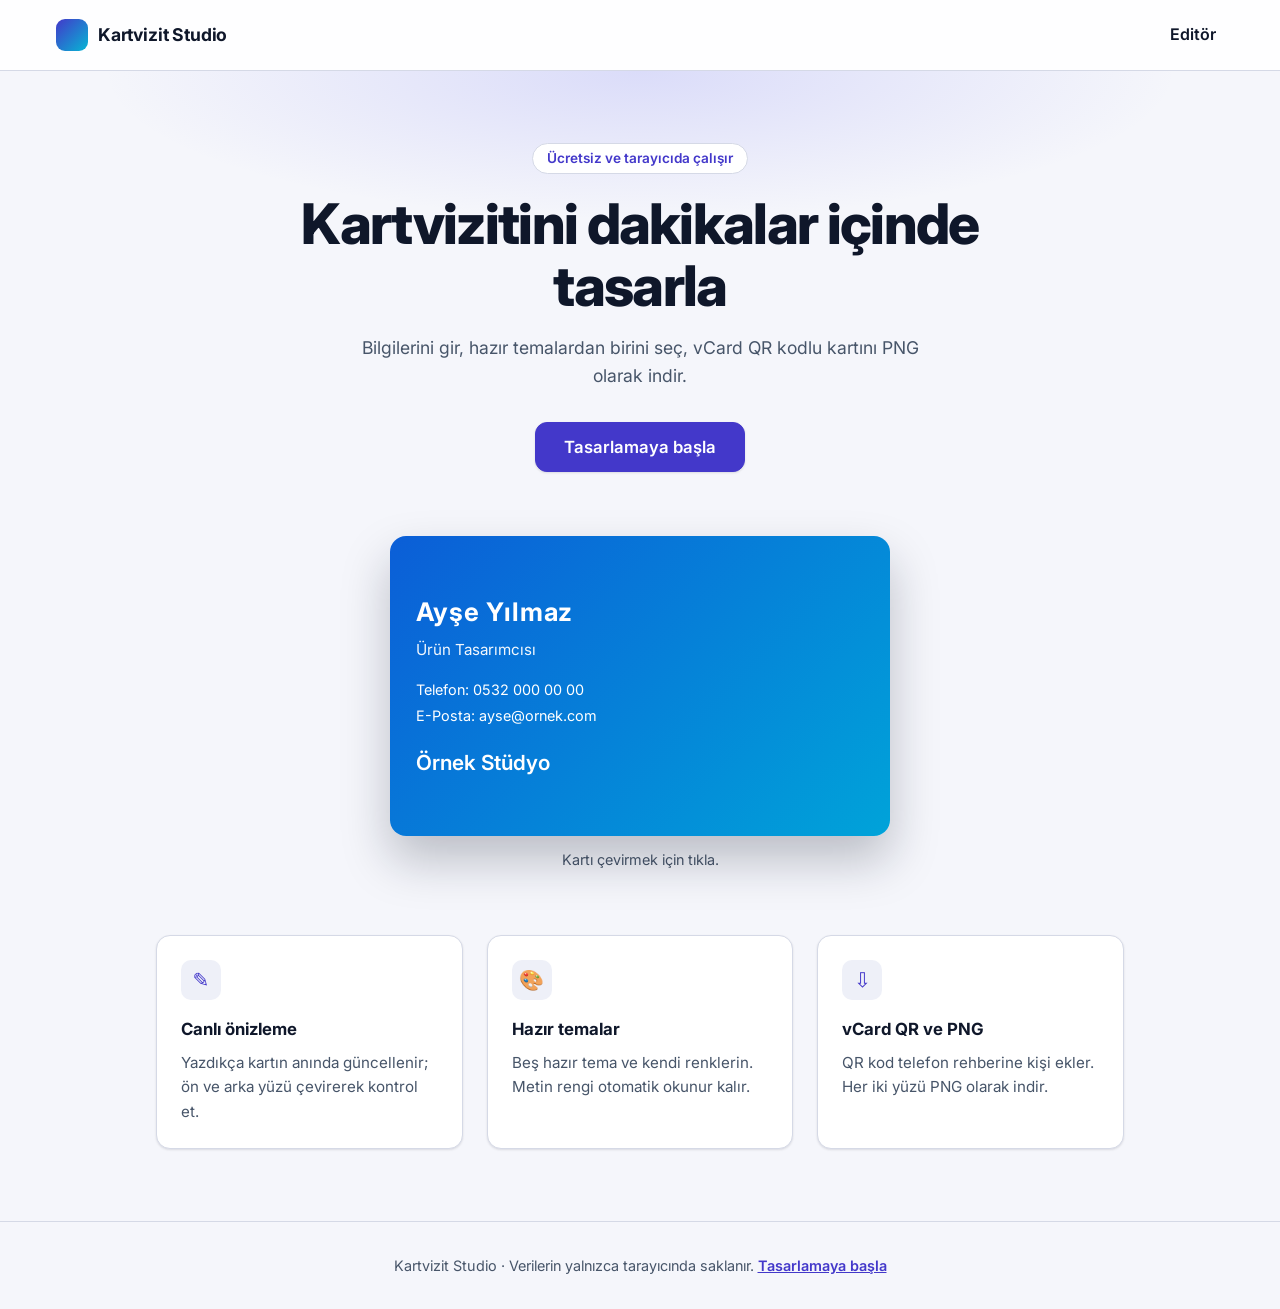
<file: index.html>
<!DOCTYPE html>
<html lang="tr">
<head>
    <meta charset="UTF-8" />
    <meta name="viewport" content="width=device-width, initial-scale=1" />
    <meta name="description" content="Kartvizit Studio: tarayıcıda kartvizit tasarla, vCard QR kodu ekle, PNG olarak indir." />
    <title>Kartvizit Studio</title>
    <link rel="preconnect" href="https://fonts.googleapis.com" />
    <link rel="preconnect" href="https://fonts.gstatic.com" crossorigin />
    <link rel="stylesheet" href="https://fonts.googleapis.com/css2?family=Inter:wght@400;600;700;800&display=swap" />
    <link rel="stylesheet" href="css/style.css" />
</head>
<body>
    <a class="skip-link" href="#icerik">İçeriğe geç</a>
    <header class="main-header">
        <div class="container">
            <div class="logo">
                <span class="logo-mark" aria-hidden="true"></span>
                <h1>Kartvizit Studio</h1>
            </div>
            <nav class="main-nav">
                <ul>
                    <li><a href="editor.html" class="nav-link">Editör</a></li>
                </ul>
            </nav>
        </div>
    </header>

    <main id="icerik">
        <section class="hero">
            <span class="eyebrow">Ücretsiz ve tarayıcıda çalışır</span>
            <h2>Kartvizitini dakikalar içinde tasarla</h2>
            <p>Bilgilerini gir, hazır temalardan birini seç, vCard QR kodlu kartını PNG olarak indir.</p>
            <a href="editor.html" class="btn primary-btn lg">Tasarlamaya başla</a>
        </section>
        <section class="demo" aria-label="Kartvizit önizleme">
            <div class="card-wrapper">
                <div class="card-3d" id="businessCard" tabindex="0" role="button" aria-label="Kartı çevir">
                    <div class="card-face card-front">
                        <div class="card-content">
                            <p class="card-name">Ayşe Yılmaz</p>
                            <p class="card-title">Ürün Tasarımcısı</p>
                            <p class="card-contact">Telefon: 0532 000 00 00</p>
                            <p class="card-contact">E-Posta: ayse@ornek.com</p>
                            <p class="card-company">Örnek Stüdyo</p>
                        </div>
                    </div>
                    <div class="card-face card-back">
                        <div class="card-content">
                            <p class="card-slogan">Fikirden ürüne</p>
                            <p class="card-website">www.ornek.com</p>
                            <p class="card-address">İstanbul, Türkiye</p>
                        </div>
                    </div>
                </div>
            </div>
            <p class="hint">Kartı çevirmek için tıkla.</p>
            </section>
        <section aria-label="Özellikler">
            <ul class="features">
                <li><span class="ico" aria-hidden="true">&#9998;</span><h3>Canlı önizleme</h3><p>Yazdıkça kartın anında güncellenir; ön ve arka yüzü çevirerek kontrol et.</p></li>
                <li><span class="ico" aria-hidden="true">&#127912;</span><h3>Hazır temalar</h3><p>Beş hazır tema ve kendi renklerin. Metin rengi otomatik okunur kalır.</p></li>
                <li><span class="ico" aria-hidden="true">&#8681;</span><h3>vCard QR ve PNG</h3><p>QR kod telefon rehberine kişi ekler. Her iki yüzü PNG olarak indir.</p></li>
            </ul>
        </section>
    </main>
    <footer class="site-footer">
        <p>Kartvizit Studio &middot; Verilerin yalnızca tarayıcında saklanır. <a href="editor.html">Tasarlamaya başla</a></p>
    </footer>

    <script src="js/main.js"></script>
</body>
</html>
</file>
<file: css/style.css>
:root {
    --bg: #f5f6fb;
    --surface: #ffffff;
    --surface-2: #eef0f8;
    --text: #0f172a;
    --muted: #475569;
    --primary: #4338ca;
    --primary-hover: #3730a3;
    --on-primary: #ffffff;
    --border: #d5d9e6;
    --border-strong: #7b86a0;
    --focus: #4338ca;
    --ring: rgba(67, 56, 202, .22);
    --shadow-sm: 0 1px 2px rgba(15, 23, 42, .06), 0 1px 3px rgba(15, 23, 42, .06);
    --shadow-md: 0 8px 24px rgba(15, 23, 42, .08);
    --glow: radial-gradient(60% 50% at 50% 0%, rgba(99, 102, 241, .18), transparent 70%);
    --radius: 14px;
    --radius-sm: 10px;
    --font: "Inter", system-ui, -apple-system, "Segoe UI", Roboto, Arial, sans-serif;
}

@media (prefers-color-scheme: dark) {
    :root {
        --bg: #0b0f1a;
        --surface: #131a2a;
        --surface-2: #1b2438;
        --text: #e8ebf5;
        --muted: #a5afc6;
        --primary: #8b95f7;
        --primary-hover: #a5adfa;
        --on-primary: #0b0f1a;
        --btn-bg: #4f46e5;
        --btn-bg-hover: #6366f1;
        --btn-text: #ffffff;
        --border: #263049;
        --border-strong: #7683a3;
        --focus: #a5adfa;
        --ring: rgba(139, 149, 247, .3);
        --shadow-sm: 0 1px 2px rgba(0, 0, 0, .4);
        --shadow-md: 0 10px 30px rgba(0, 0, 0, .4);
        --glow: radial-gradient(60% 50% at 50% 0%, rgba(99, 102, 241, .22), transparent 70%);
    }
}

* { margin: 0; padding: 0; box-sizing: border-box; }
html { color-scheme: light dark; }

body {
    font-family: var(--font);
    line-height: 1.6;
    background: var(--bg);
    color: var(--text);
    -webkit-font-smoothing: antialiased;
}

:focus-visible { outline: 3px solid var(--focus); outline-offset: 2px; border-radius: 6px; }

.skip-link { position: absolute; left: -999px; top: 8px; background: var(--primary); color: var(--on-primary); padding: 8px 16px; border-radius: 8px; z-index: 20; }
.skip-link:focus { left: 8px; }

.container { width: 100%; max-width: 1200px; margin: 0 auto; padding: 0 16px; }

.main-header { position: sticky; top: 0; z-index: 10; background: color-mix(in srgb, var(--surface) 85%, transparent); backdrop-filter: saturate(160%) blur(12px); border-bottom: 1px solid var(--border); padding: 12px 0; }
.main-header .container { display: flex; justify-content: space-between; align-items: center; gap: 12px; }
.logo { display: flex; align-items: center; gap: 10px; }
.logo-mark { width: 32px; height: 32px; border-radius: 9px; background: linear-gradient(135deg, #4338ca, #06b6d4); flex: none; }
.main-header .logo h1 { font-size: 1.1rem; font-weight: 700; letter-spacing: -.01em; }
.main-nav ul { list-style: none; display: flex; gap: 8px; }

.btn {
    display: inline-flex; align-items: center; justify-content: center; gap: 8px; text-decoration: none; cursor: pointer;
    font: inherit; font-size: .95rem; font-weight: 600; line-height: 1.2;
    color: var(--text); background: var(--surface); border: 1px solid var(--border-strong);
    padding: 10px 16px; min-height: 44px; border-radius: var(--radius-sm); box-shadow: var(--shadow-sm);
    transition: background-color .2s ease, transform .2s ease, box-shadow .2s ease, border-color .2s ease;
}
.btn:hover { background: var(--surface-2); transform: translateY(-1px); }
.btn:active { transform: translateY(0); }
.btn.primary-btn { background: var(--btn-bg, var(--primary)); border-color: var(--btn-bg, var(--primary)); color: var(--btn-text, var(--on-primary)); }
.btn.primary-btn:hover { background: var(--btn-bg-hover, var(--primary-hover)); border-color: var(--btn-bg-hover, var(--primary-hover)); box-shadow: var(--shadow-md); }
.nav-link { color: var(--text); font-weight: 600; text-decoration: none; padding: 10px 8px; min-height: 44px; display: inline-flex; align-items: center; border-radius: 8px; }
.nav-link:hover { color: var(--primary); text-decoration: underline; }
.btn.lg { padding: 14px 28px; font-size: 1.05rem; border-radius: 12px; }

/* Ana sayfa */
.hero { position: relative; text-align: center; padding: 72px 16px 24px; background: var(--glow); }
.eyebrow { display: inline-block; font-size: .85rem; font-weight: 600; color: var(--primary); background: var(--surface); border: 1px solid var(--border); padding: 4px 14px; border-radius: 999px; margin-bottom: 20px; }
.hero h2 { font-size: clamp(2rem, 6vw, 3.5rem); line-height: 1.1; letter-spacing: -.03em; font-weight: 800; max-width: 760px; margin: 0 auto 16px; }
.hero p { color: var(--muted); font-size: 1.1rem; max-width: 560px; margin: 0 auto 32px; }
.demo { padding: 40px 16px 8px; }
.hint { color: var(--muted); font-size: .9rem; margin-top: 12px; text-align: center; }

.features { list-style: none; display: grid; grid-template-columns: repeat(3, minmax(0, 1fr)); gap: 24px; max-width: 1000px; margin: 56px auto 72px; padding: 0 16px; }
.features li { background: var(--surface); border: 1px solid var(--border); border-radius: var(--radius); padding: 24px; box-shadow: var(--shadow-sm); }
.features .ico { display: grid; place-items: center; width: 40px; height: 40px; border-radius: 10px; background: var(--surface-2); color: var(--primary); font-size: 1.25rem; margin-bottom: 16px; }
.features h3 { font-size: 1.05rem; margin-bottom: 8px; }
.features p { color: var(--muted); font-size: .95rem; }

.site-footer { border-top: 1px solid var(--border); padding: 32px 16px; text-align: center; color: var(--muted); font-size: .9rem; }
.site-footer a { color: var(--primary); font-weight: 600; }

@media (max-width: 800px) { .features { grid-template-columns: minmax(0, 1fr); } .hero { padding-top: 48px; } }

/* Kart: genişliğe göre ölçeklenir, boyutlar em cinsindendir (500x300 oranı) */
.card-wrapper { display: flex; justify-content: center; align-items: center; perspective: 1200px; }

.card-3d {
    --f1: #0b5ed7; --f2: #00a3d9; --b1: #111827; --b2: #374151;
    --ftext: #ffffff; --btext: #f9fafb; --accent: #ffffff; --baccent: #cfe3ff;
    font-size: min(16px, calc((100vw - 32px) / 31.25));
    position: relative; width: 31.25em; height: 18.75em;
    transform-style: preserve-3d; transition: transform .8s cubic-bezier(.4, .2, .2, 1);
    cursor: pointer;
}
.card-3d:hover:not(.flipped) { transform: rotateY(-6deg) rotateX(2deg); }
.card-3d.flipped { transform: rotateY(180deg); }
.card-3d:focus-visible { outline-offset: 8px; border-radius: 1em; }

.card-face { position: absolute; inset: 0; border-radius: 1em; box-shadow: 0 24px 48px rgba(15, 23, 42, .25); backface-visibility: hidden; overflow: hidden; }
.card-front { background: linear-gradient(135deg, var(--f1), var(--f2)); color: var(--ftext); }
.card-back { background: linear-gradient(135deg, var(--b1), var(--b2)); color: var(--btext); transform: rotateY(180deg); }

.card-content { position: relative; height: 100%; padding: 1.2em 1.6em; display: flex; flex-direction: column; justify-content: center; align-items: flex-start; }
.card-name { font-size: 1.6em; font-weight: 700; letter-spacing: .03em; margin-bottom: .2em; }
.card-title { font-size: .95em; opacity: .95; margin-bottom: 1em; }
.card-contact, .card-website, .card-address { font-size: .9em; margin-bottom: .2em; overflow-wrap: anywhere; }
.card-company { font-size: 1.3em; font-weight: 600; margin-top: .8em; color: var(--accent); }
.card-slogan { font-size: 1.25em; font-style: italic; color: var(--baccent); margin-bottom: .6em; }
.card-back .card-content { padding-right: 8.5em; }
.card-qr { position: absolute; right: 1.4em; bottom: 1.4em; width: 6.4em; height: 6.4em; background: #fff; padding: .4em; border-radius: .5em; }
.card-qr img { width: 100%; height: 100%; display: block; image-rendering: pixelated; }

@media (prefers-reduced-motion: reduce) {
    *, *::before, *::after { transition-duration: .01ms !important; animation-duration: .01ms !important; }
    .card-3d:hover:not(.flipped), .btn:hover { transform: none; }
}
</file>
